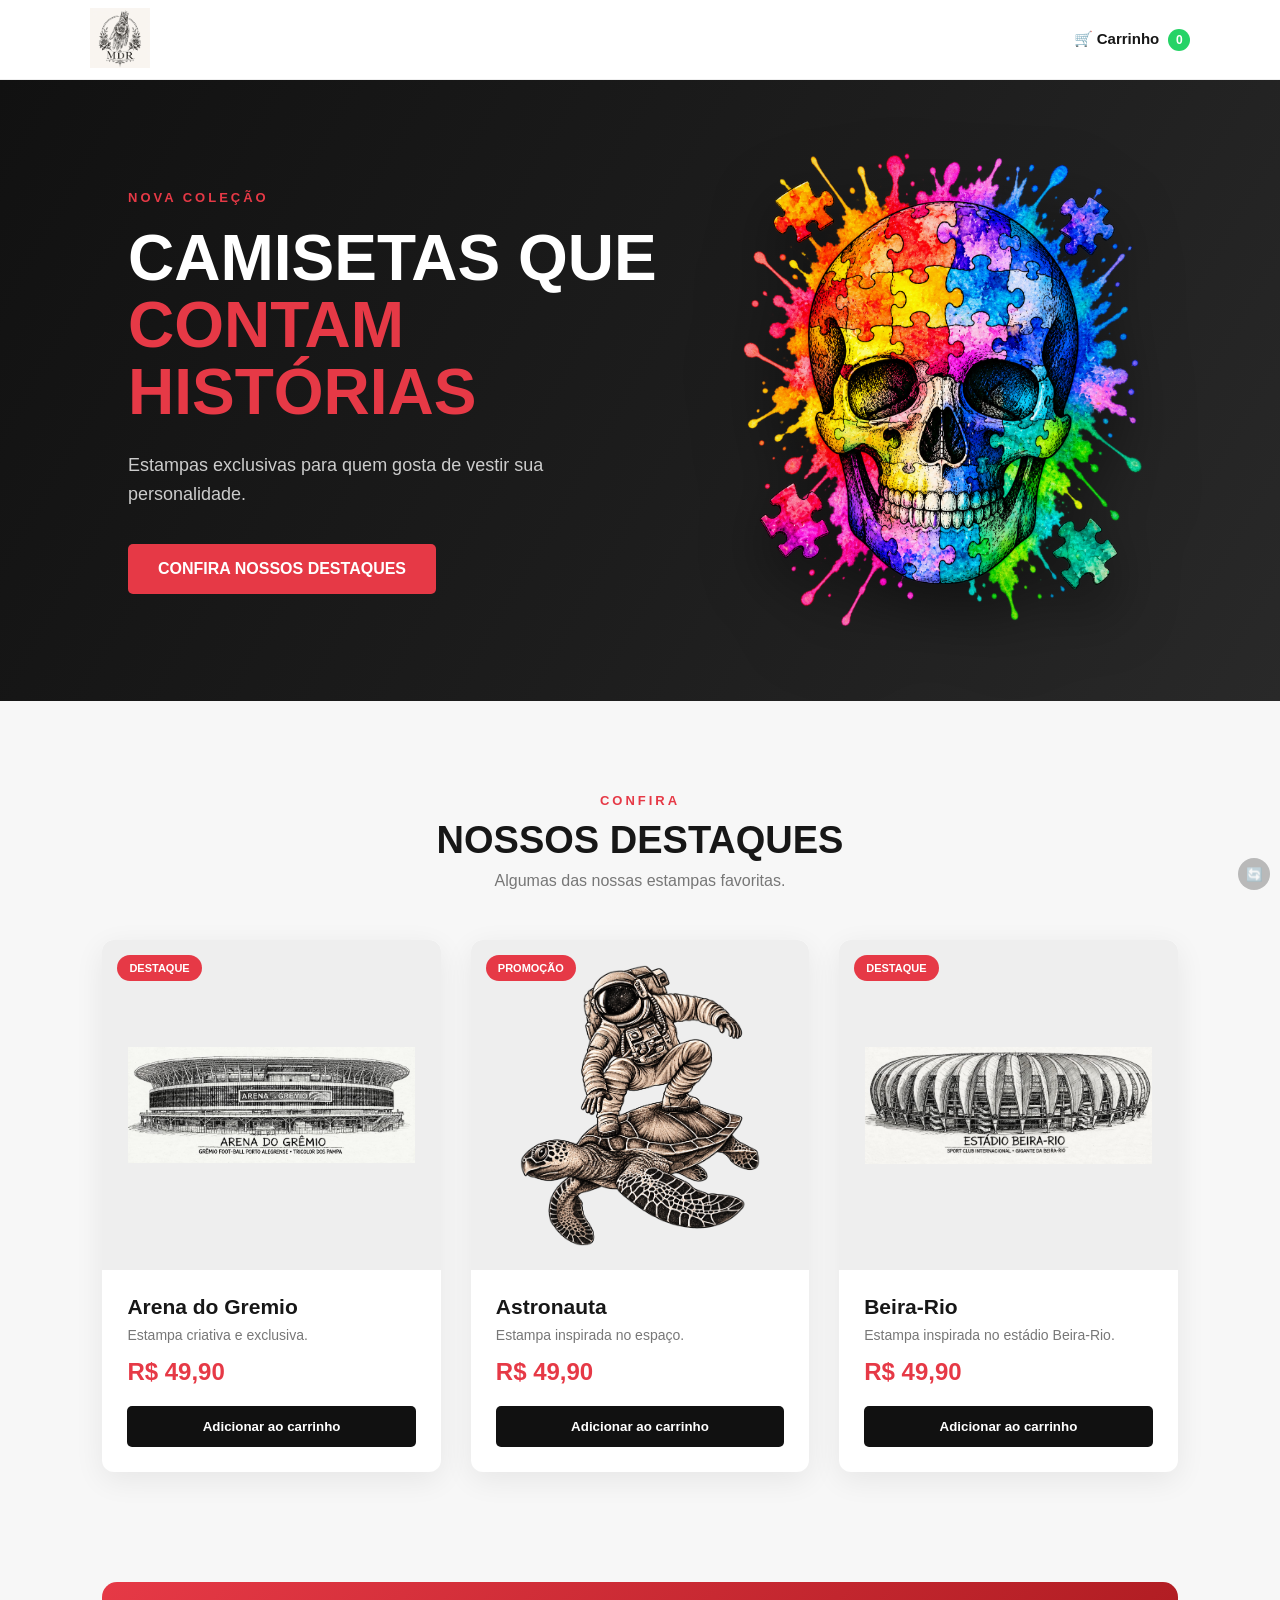
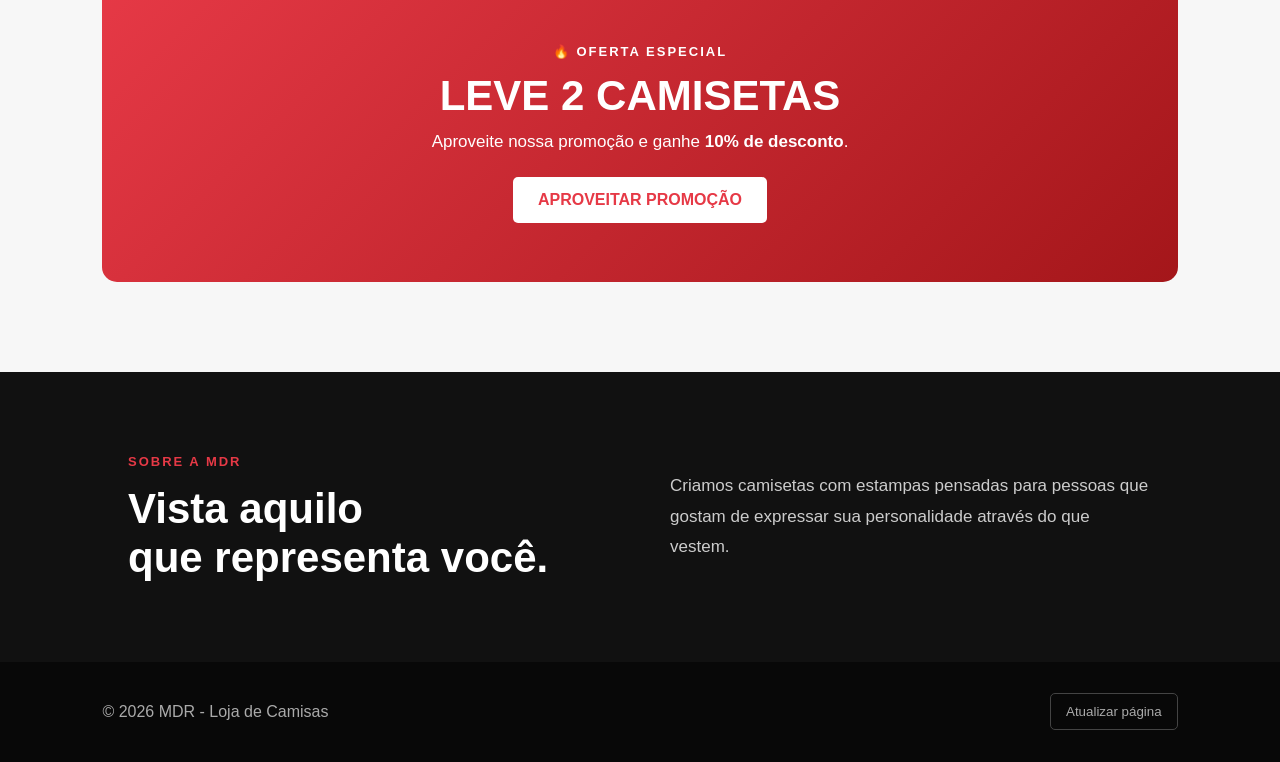
<file: index.html>
<!DOCTYPE html>
<html lang="pt-br">

<head>
    <meta charset="UTF-8">
    <meta name="viewport" content="width=device-width, initial-scale=1.0">

    <link rel="icon" href="./imgs/imgs/logo/possivel logo.png" type="image/png">
    <link rel="stylesheet" href="./css/styleIndex.css">

    <title>MDR - Loja de Camisas</title>
</head>

<body onload="carregar()">

    <!-- MENU -->
    <nav class="navbar">

        <div class="logo">
            <img
                src="./imgs/imgs/logo/possivelLogo2.png"
                alt="Logo da loja"
            >
        </div>

        <ul class="menu">
            

            <li>
                <a href="compras.html">
                    🛒 Carrinho
                    <span id="contadorCarrinho">0</span>
                </a>
            </li>
        </ul>

    </nav>


    <!-- BANNER PRINCIPAL   -->
    <header class="hero">

        <div class="hero-conteudo">

            <span class="hero-tag">
                NOVA COLEÇÃO
            </span>

            <h1>
                CAMISETAS QUE<br>
                <strong>CONTAM HISTÓRIAS</strong>
            </h1>

            <p>
                Estampas exclusivas para quem gosta
                de vestir sua personalidade.
            </p>

            <a href="#destaques" class="btn-hero">
                CONFIRA NOSSOS DESTAQUES
            </a>

        </div>
<!-- IMAGEM DO BANNER 
        <div class="hero-imagem">

            <img
                src="./imgs/imgs/estampas/meduza.png"
                alt="Camiseta A Vida Te Levará"
            >

        </div>    -->

        <div class="hero-imagem">

    <img
        id="imagemBanner"
        src="./imgs/imgs/estampas/meduza.png"
        alt="Camiseta"
    >

    <button
        class="btn-trocar-imagem"
        onclick="trocarImagem()"
        title="Trocar imagem"
    >
        🔄
    </button>

</div>
    </header>


    <!-- DESTAQUES -->
    <main>

        <section class="destaques" id="destaques">

            <div class="titulo-secao">

                <span>CONFIRA</span>

                <h2>
                    NOSSOS DESTAQUES
                </h2>

                <p>
                    Algumas das nossas estampas favoritas.
                </p>

            </div>


            <!-- CARDS -->
            <div class="produtos-grid">


                <!-- PRODUTO 1 -->
                <article class="produto">

                    <div class="produto-imagem">

                        <span class="tag-promocao">
                            DESTAQUE
                        </span>

                        <img
                            src="./imgs/imgs/estampas/a vida te levara.png"
                            alt="Camiseta A Vida Te Levará"
                        >

                    </div>

                    <div class="produto-info">

                        <h3>
                            A Vida Te Levará
                        </h3>

                        <p class="descricao">
                            Camiseta com estampa exclusiva.
                        </p>

                        <p class="preco">
                            R$ 59,90
                        </p>

                        <button
                            class="btn-comprar"
                            type="button"
                            onclick="adicionarCarrinho(1)"
                        >
                            Adicionar ao carrinho
                        </button>

                    </div>

                </article>


                <!-- PRODUTO 2 -->
                <article class="produto">

                    <div class="produto-imagem">

                        <span class="tag-promocao">
                            PROMOÇÃO
                        </span>

                        <img
                            src="./imgs/imgs/estampas/a vida te levara.png"
                            alt="Camiseta Estampa 2"
                        >

                    </div>

                    <div class="produto-info">

                        <h3>
                            Estampa Urbana
                        </h3>

                        <p class="descricao">
                            Design exclusivo e moderno.
                        </p>

                        <p class="preco">
                            R$ 69,90
                        </p>

                        <button
                            class="btn-comprar"
                            type="button"
                            onclick="adicionarCarrinho(2)"
                        >
                            Adicionar ao carrinho
                        </button>

                    </div>

                </article>


                <!-- PRODUTO 3 -->
                <article class="produto">

                    <div class="produto-imagem">

                        <span class="tag-promocao">
                            DESTAQUE
                        </span>

                        <img
                            src="./imgs/imgs/estampas/a vida te levara.png"
                            alt="Camiseta Estampa 3"
                        >

                    </div>

                    <div class="produto-info">

                        <h3>
                            Sua História
                        </h3>

                        <p class="descricao">
                            Uma estampa para marcar momentos.
                        </p>

                        <p class="preco">
                            R$ 59,90
                        </p>

                        <button
                            class="btn-comprar"
                            type="button"
                            onclick="adicionarCarrinho(3)"
                        >
                            Adicionar ao carrinho
                        </button>

                    </div>

                </article>


            </div>

        </section>


        <!-- BANNER DE PROMOÇÃO -->
        <section class="promocao">

            <div class="promocao-conteudo">

                <span>
                    🔥 OFERTA ESPECIAL
                </span>

                <h2>
                    LEVE 2 CAMISETAS
                </h2>

                <p>
                    Aproveite nossa promoção e ganhe
                    <strong>10% de desconto</strong>.
                </p>

                <a href="./estampas.html" class="btn-promocao">
                    APROVEITAR PROMOÇÃO
                </a>

            </div>

        </section>


        <!-- SOBRE -->
        <section class="sobre">

            <div>

                <span>
                    SOBRE A MDR
                </span>

                <h2>
                    Vista aquilo<br>
                    que representa você.
                </h2>

            </div>

            <p>
                Criamos camisetas com estampas pensadas
                para pessoas que gostam de expressar sua
                personalidade através do que vestem.
            </p>

        </section>

    </main>


    <!-- RODAPÉ -->
    <footer>

        <p>
            &copy; 2026 MDR - Loja de Camisas
        </p>

        <button
            class="btn-atualizar"
            onclick="window.location.reload()"
        >
            Atualizar página
        </button>

    </footer>


    <script src="./script/scriptIndex.js"></script>
    

</body>

</html>
</file>
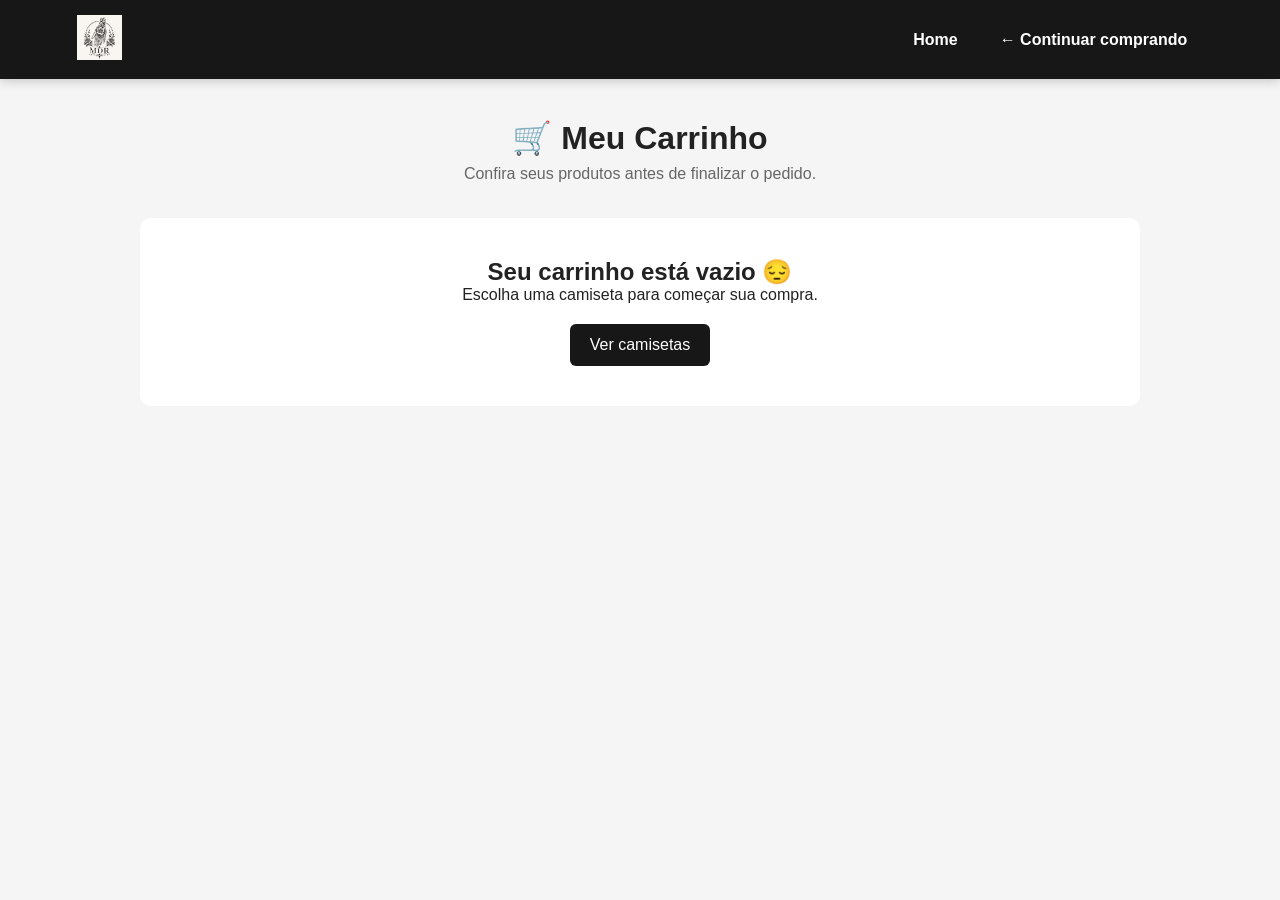
<file: compras.html>
<!DOCTYPE html>
<html lang="pt-BR">

<head>

    <meta charset="UTF-8">
    <link rel="stylesheet" href="./css/style.css">
    <link rel="stylesheet" href="./css/compras.css">
    <meta name="viewport"
        content="width=device-width, initial-scale=1.0"
    >

    <title>Carrinho - Loja de Camisas</title>

    <link rel="icon" href="./imgs/icons/icons/carrinho-de-compras.png" type="image/png">

    
</head>


<body>
<!-- Menu com logo e navegação  -->

<!-- MENU -->
    <nav class="navbar">

        <div class="logo">
            <img src="./imgs/imgs/logo/possivelLogo2.png" alt="Logo da loja">
        </div>

        <ul class="menu">
            <li><a href="index.html">Home</a></li>
           <!-- <li><a href="camisas.html">Camisas</a></li>
            <li><a href="estampas.html">Estampas</a></li>
            <li><a href="contato.html">Contato</a></li>   -->
            <!-- <li><a href="compras.html">🛒 Carrinho</a></li>  -->
             <li>  <a href="estampas.html"> ← Continuar comprando</a>
<!-- <span id="contadorCarrinho"> 0 </span> -->   </li>
        </ul>

    </nav>




    <main class="container">

    <div class="titulo-carrinho">

        <h1>🛒 Meu Carrinho</h1>

        <p>
            Confira seus produtos antes de finalizar o pedido.
        </p>

    </div>

<!-- PRODUTOS -->

    <div id="listaCarrinho"></div>

<!-- RESUMO DO PEDIDO   -->
    <section
            class="resumo"
            id="resumo"
        >

            <h2>
                Resumo do pedido
            </h2>


            <div class="linha-resumo">

                <span>
                    Produtos
                </span>

                <span id="totalProdutos">
                    0
                </span>

            </div>


            <div class="linha-resumo">

                <span>
                    Quantidade de peças
                </span>

                <span id="totalPecas">
                    0
                </span>

            </div>


            <div class="linha-resumo subtotal">

                <span>
                    Subtotal
                </span>

                <span id="subtotal">
                    R$ 0,00
                </span>

            </div>

            <!-- linha resumo com desconto  -->

            <div class="linha-resumo desconto" id="linhaDesconto"style="display: none;">

            <span>
                Desconto (10%)
            </span>

            <span id="desconto">
                - R$ 0,00
            </span>

        </div>

            <!------------------------------------------------------------------------>

            <div class="linha-total">

                <span>
                    Total
                </span>

                <strong id="total">
                    R$ 0,00
                </strong>

            </div>



            <!-- ==================================================
                 FORMULÁRIO DO CLIENTE
            =================================================== -->

            <form id="formPedido">


                <div class="campo">

                    <label for="nome">
                        Nome do cliente
                    </label>

                    <input
                        type="text"
                        id="nome"
                        placeholder="Digite seu nome"
                        required
                    >

                </div>
                <!-- endereço-->
                    <div class="campo-endereco">

                <h3>📍 Endereço de entrega</h3>

                <div class="campo">
                    <label for="cep">CEP</label>
                    <input
                        type="text"
                        id="cep"
                        placeholder="00000-000"
                        maxlength="9"
                        required
                    >
                </div>

                <div class="campo">
                    <label for="endereco">Rua / Avenida</label>
                    <input
                        type="text"
                        id="endereco"
                        placeholder="Digite sua rua ou avenida"
                        required
                    >
                </div>

                <div class="endereco-linha">

                    <div class="campo">
                        <label for="numero">Número</label>
                        <input
                            type="text"
                            id="numero"
                            placeholder="Número"
                            required
                        >
                    </div>

                    <div class="campo">
                        <label for="complemento">Complemento</label>
                        <input
                            type="text"
                            id="complemento"
                            placeholder="Casa, apto..."
                        >
                    </div>

                </div>

                <div class="campo">
                    <label for="bairro">Bairro</label>
                    <input
                        type="text"
                        id="bairro"
                        placeholder="Digite seu bairro"
                        required
                    >
                </div>

                <div class="endereco-linha">

                    <div class="campo">
                        <label for="cidade">Cidade</label>
                        <input
                            type="text"
                            id="cidade"
                            placeholder="Digite sua cidade"
                            required
                        >
                    </div>

                    <div class="campo">
                        <label for="estado">Estado</label>
                        <input
                            type="text"
                            id="estado"
                            placeholder="RS"
                            maxlength="2"
                            required
                        >
                    </div>

                </div>

            </div>

                <!-- ==================================================
                 FORMA DE PAGAMENTO
            =================================================== -->

                <div class="campo">

                    <label for="formaPagamento">
                        Preferência de pagamento
                    </label>


                    <select
                        id="formaPagamento"
                        required
                    >

                        <option value="">
                            Selecione...
                        </option>

                        <option value="PIX">
                            PIX
                        </option>

                        <option value="Dinheiro">
                            Dinheiro
                        </option>

                        <option value="Cartão de Crédito">
                            Cartão de Crédito
                        </option>

                    </select>

                </div>



                <button
                    class="btn-whatsapp"
                    type="submit"
                >
                    📱 Revisar pedido
                </button>


            </form>

        </section>

</main>

<!-- MODAL DE CONFIRMAÇÃO -->

<div id="modalConfirmacao" class="modal-overlay">

    <div class="modal">

        <button
            type="button"
            class="modal-fechar"
            onclick="fecharModal()"
            aria-label="Fechar"
        >
            ×
        </button>

        <div class="modal-cabecalho">

            <div class="modal-icone">
                🛒
            </div>

            <h2>
                Confirmar seu pedido
            </h2>

            <p>
                Confira os dados antes de enviar.
            </p>

        </div>


        <div class="modal-cliente">

            <span>Cliente</span>

            <strong id="confirmacaoNome">
                —
            </strong>

        </div>
        <div class="modal-endereco">

                <span>
                    📍 Endereço de entrega
                </span>

                <strong id="confirmacaoEndereco">
                    —
                </strong>

        </div>


        <div
            id="confirmacaoProdutos"
            class="modal-produtos"
        >
            <!-- Produtos serão inseridos pelo JavaScript -->
        </div>


        <div class="modal-pagamento">

            <span>
                Forma de pagamento
            </span>

            <strong id="confirmacaoPagamento">
                —
            </strong>

        </div>


        <div class="modal-total">

            <span>
                Total do pedido
            </span>

            <strong id="confirmacaoTotal">
                R$ 0,00
            </strong>

        </div>


        <div class="modal-aviso">

            📱 Após confirmar, o pedido será
            enviado para o WhatsApp.

        </div>


        <div class="modal-acoes">

            <button
                type="button"
                class="btn-voltar"
                onclick="fecharModal()"
            >
                ← Voltar
            </button>


            <button
                type="button"
                class="btn-confirmar"
                onclick="confirmarPedido()"
            >
                ✓ Confirmar pedido
            </button>

        </div>

    </div>

</div>


<!-- <script  src="./script.js"></script> -->
<script src="./script/scriptcompras.js"> </script>

</body>

</html>
</file>
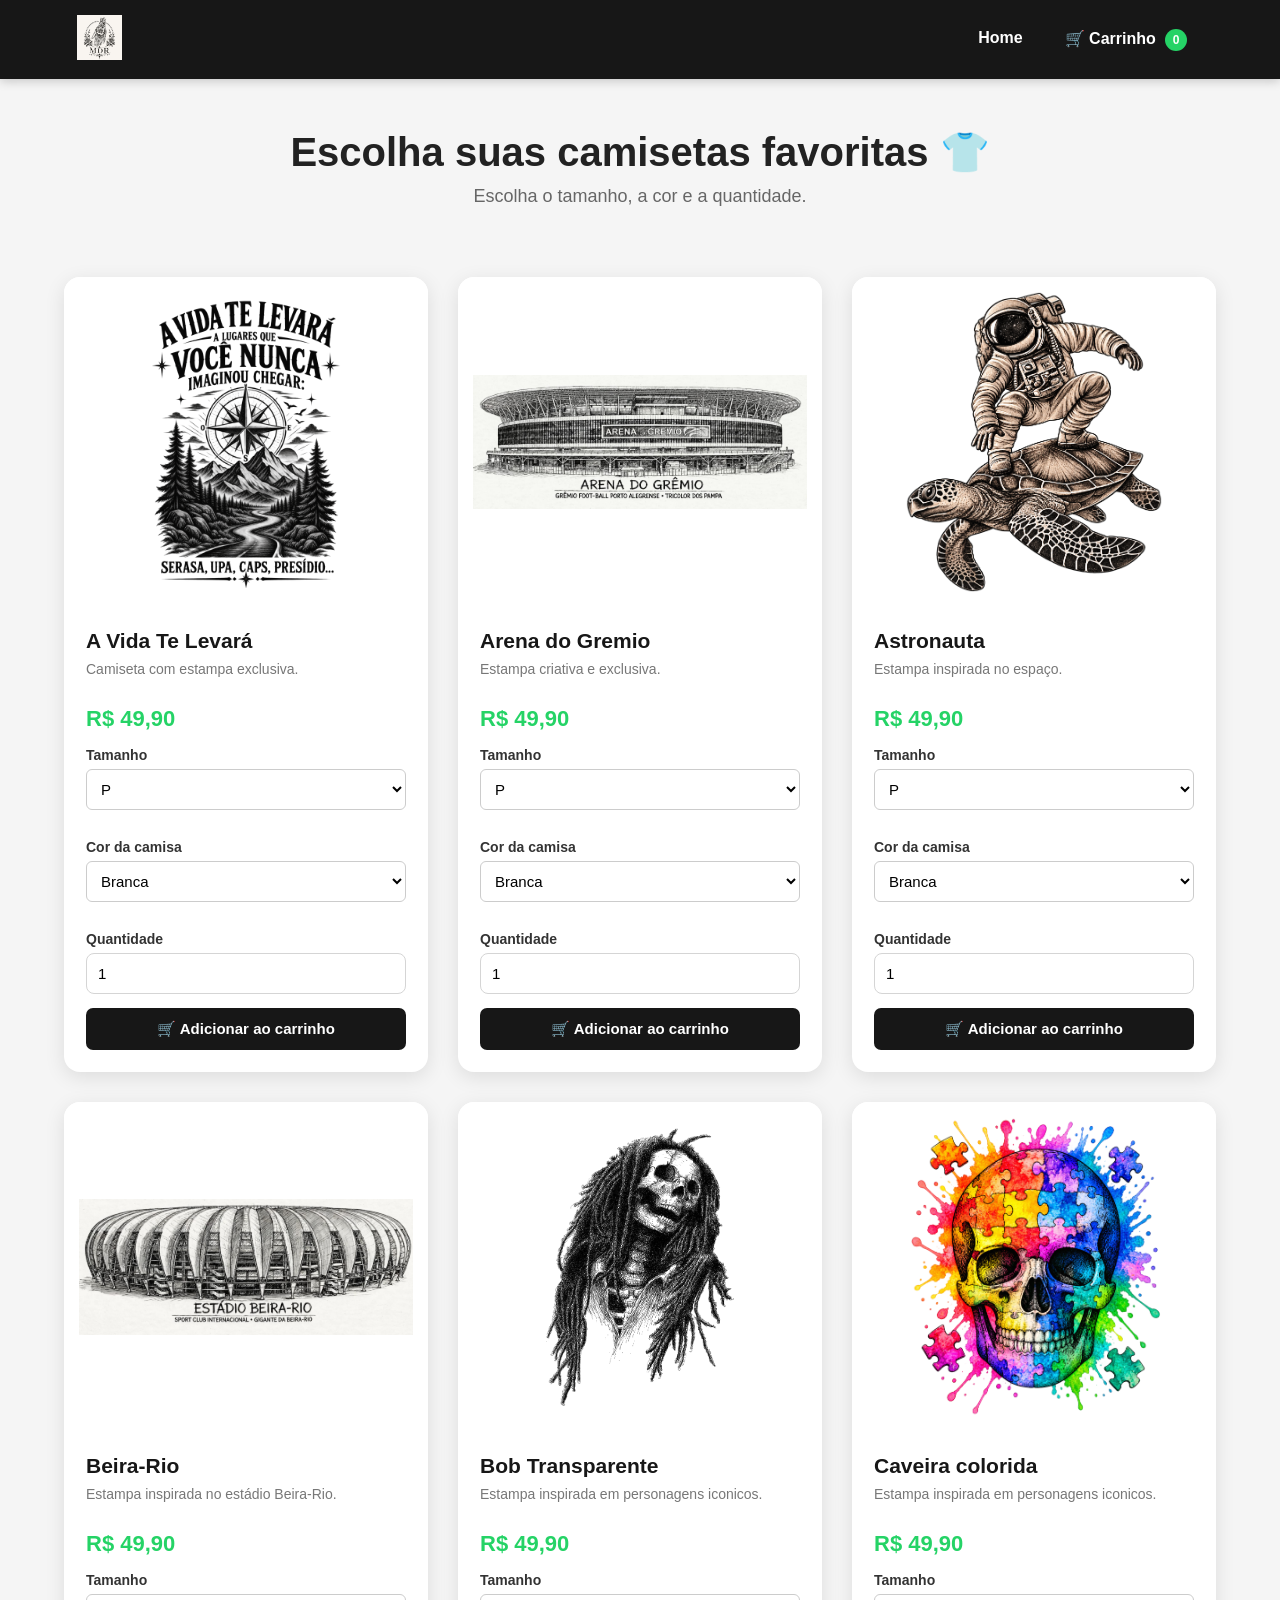
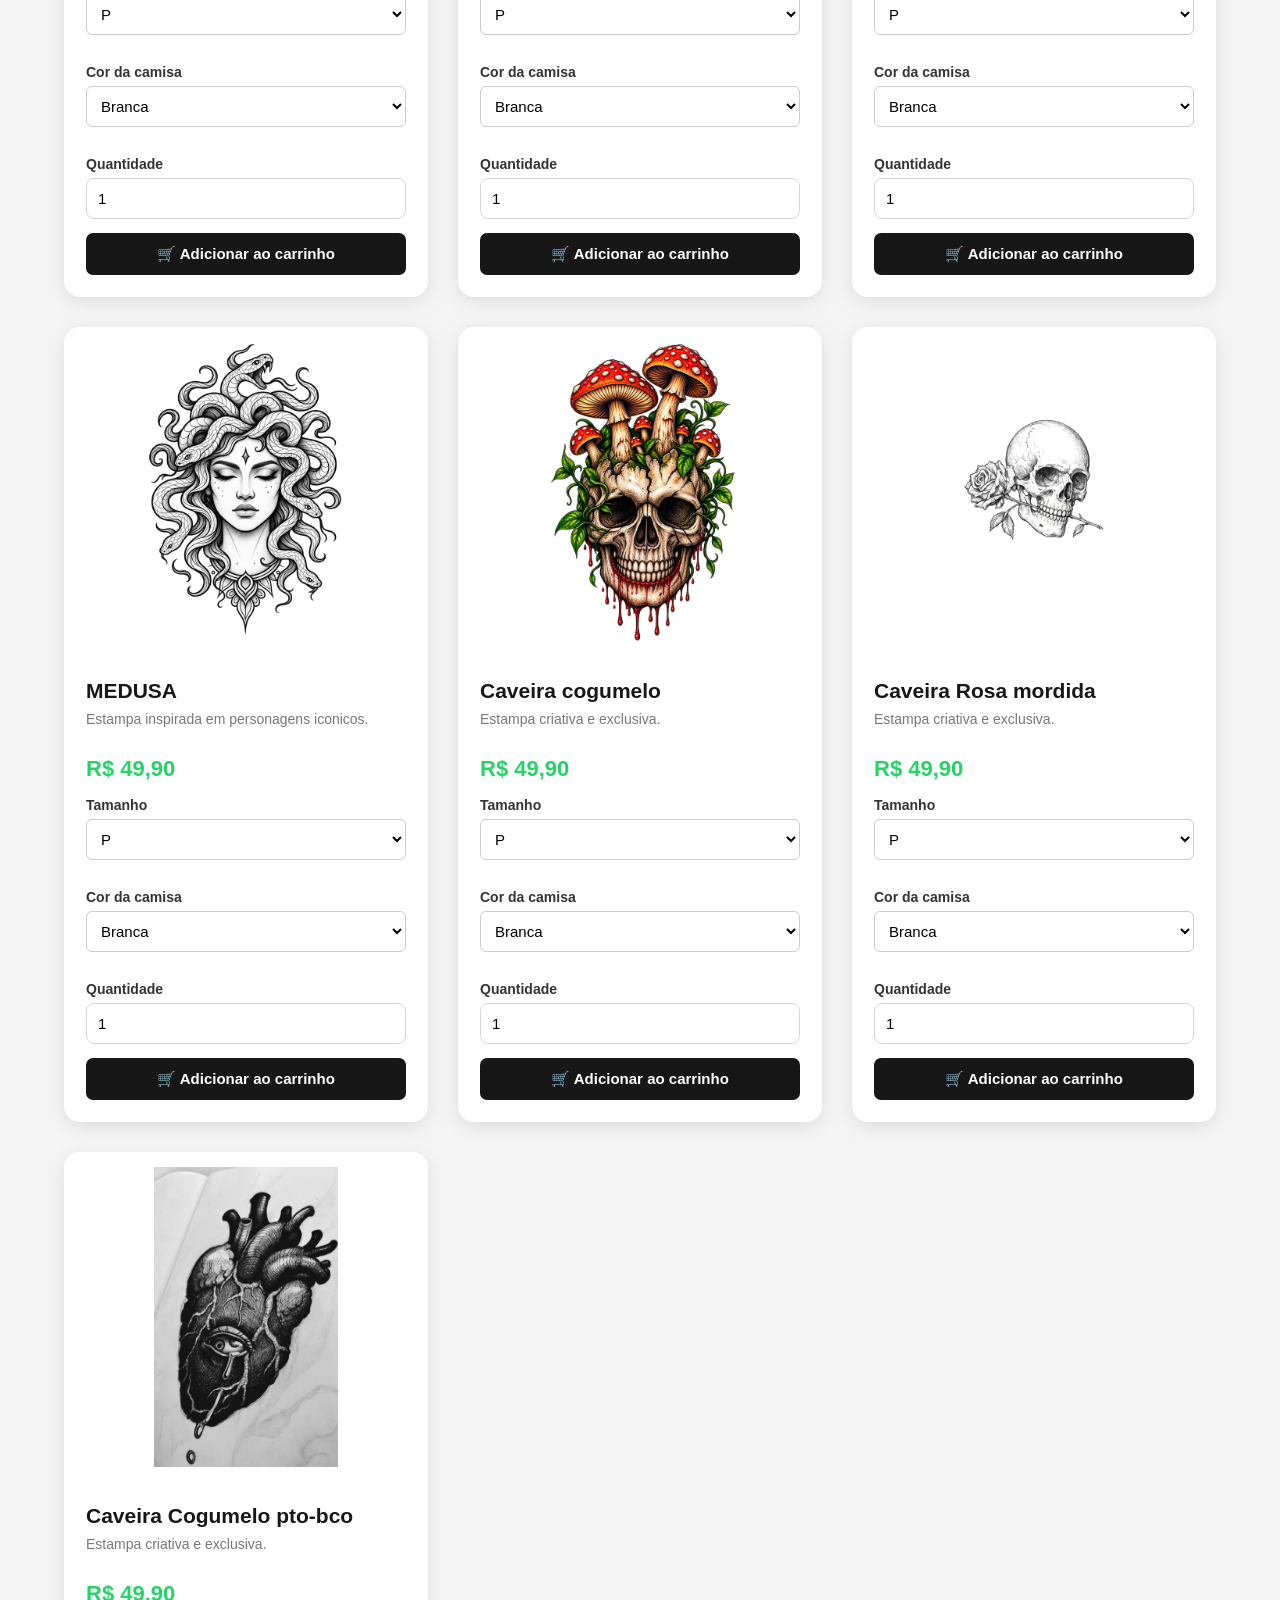
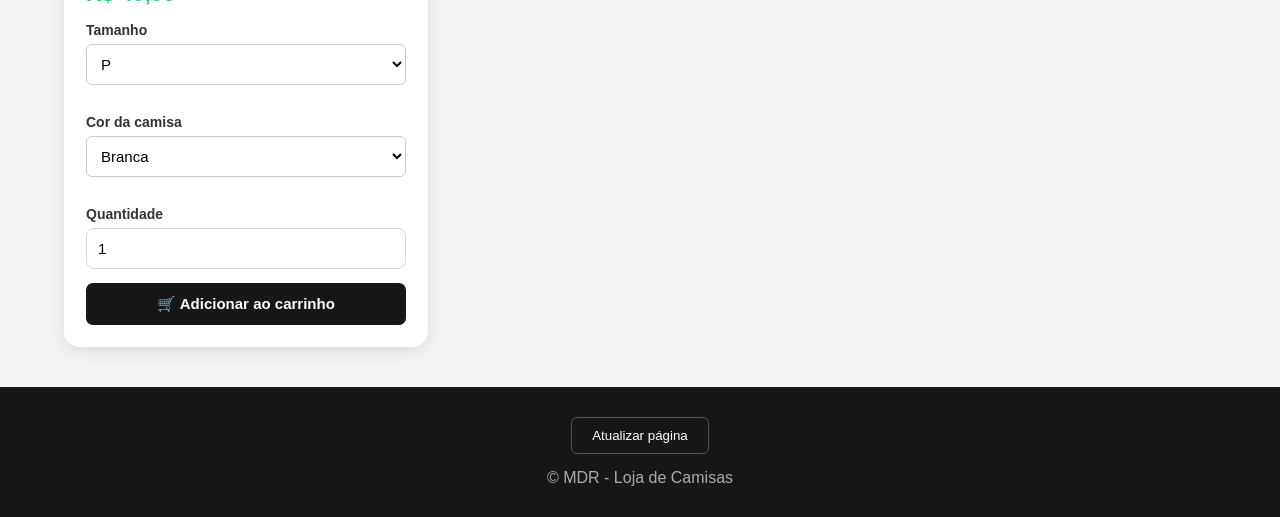
<file: estampas.html>
<!DOCTYPE html>
<html lang="pt-br">

<head>

    <meta charset="UTF-8">

    <meta
        name="viewport"
        content="width=device-width, initial-scale=1.0"
    >

    <link
        rel="icon"
        href="./imgs/imgs/logo/possivel logo.png"
        type="image/png"
    >

    <link
        rel="stylesheet"
        href="./css/style.css"
    >

    <title>Loja de Camisas</title>

    <style>

        #contadorCarrinho {

            background-color: #25D366;
            color: white;

            display: inline-flex;

            align-items: center;
            justify-content: center;

            min-width: 22px;
            height: 22px;

            padding: 0 6px;

            margin-left: 5px;

            border-radius: 50%;

            font-size: 12px;
            font-weight: bold;

        }

    </style>

</head>


<body onload="carregar()">


    <!-- ==================================================
         MENU
    ================================================== -->

    <nav class="navbar">

        <div class="logo">

            <img
                src="./imgs/imgs/logo/possivelLogo2.png"
                alt="Logo da loja"
            >

        </div>


        <ul class="menu">

            <li>
                <a href="index.html">
                    Home
                </a>
            </li>


            <li>

                <a href="compras.html">

                    🛒 Carrinho

                    <span id="contadorCarrinho">
                        0
                    </span>

                </a>

            </li>

        </ul>

    </nav>


    <!-- ==================================================
         CABEÇALHO
    ================================================== -->

    <header class="cabecalho">

        <h1>
            Escolha suas camisetas favoritas 👕
        </h1>

        <p>
            Escolha o tamanho, a cor e a quantidade.
        </p>

    </header>


    <!-- ==================================================
         PRODUTOS
         
         O JavaScript vai preencher este elemento
         automaticamente usando o produtos.json.
    ================================================== -->

    <main
        class="grade"
        id="gradeProdutos"
    >

        <!-- Produtos serão criados pelo JavaScript -->

    </main>


    <!-- ==================================================
         RODAPÉ
    ================================================== -->

    <footer>

        <button
            class="btn-atualizar"
            onclick="window.location.reload()"
        >
            Atualizar página
        </button>


        <p>
            &copy; MDR - Loja de Camisas
        </p>

    </footer>


    <!-- ==================================================
         NOTIFICAÇÃO
    ================================================== -->

    <div
        id="notificacao"
        class="notificacao"
    >

        <span class="notificacao-icone">
            ✓
        </span>


        <div>

            <strong>
                Produto adicionado!
            </strong>


            <p id="mensagemNotificacao">
                A camiseta foi adicionada ao carrinho.
            </p>

        </div>

    </div>


    <!-- ==================================================
         JAVASCRIPT
    ================================================== -->

    <script src="./script/script.js"></script>

</body>

</html>
</file>
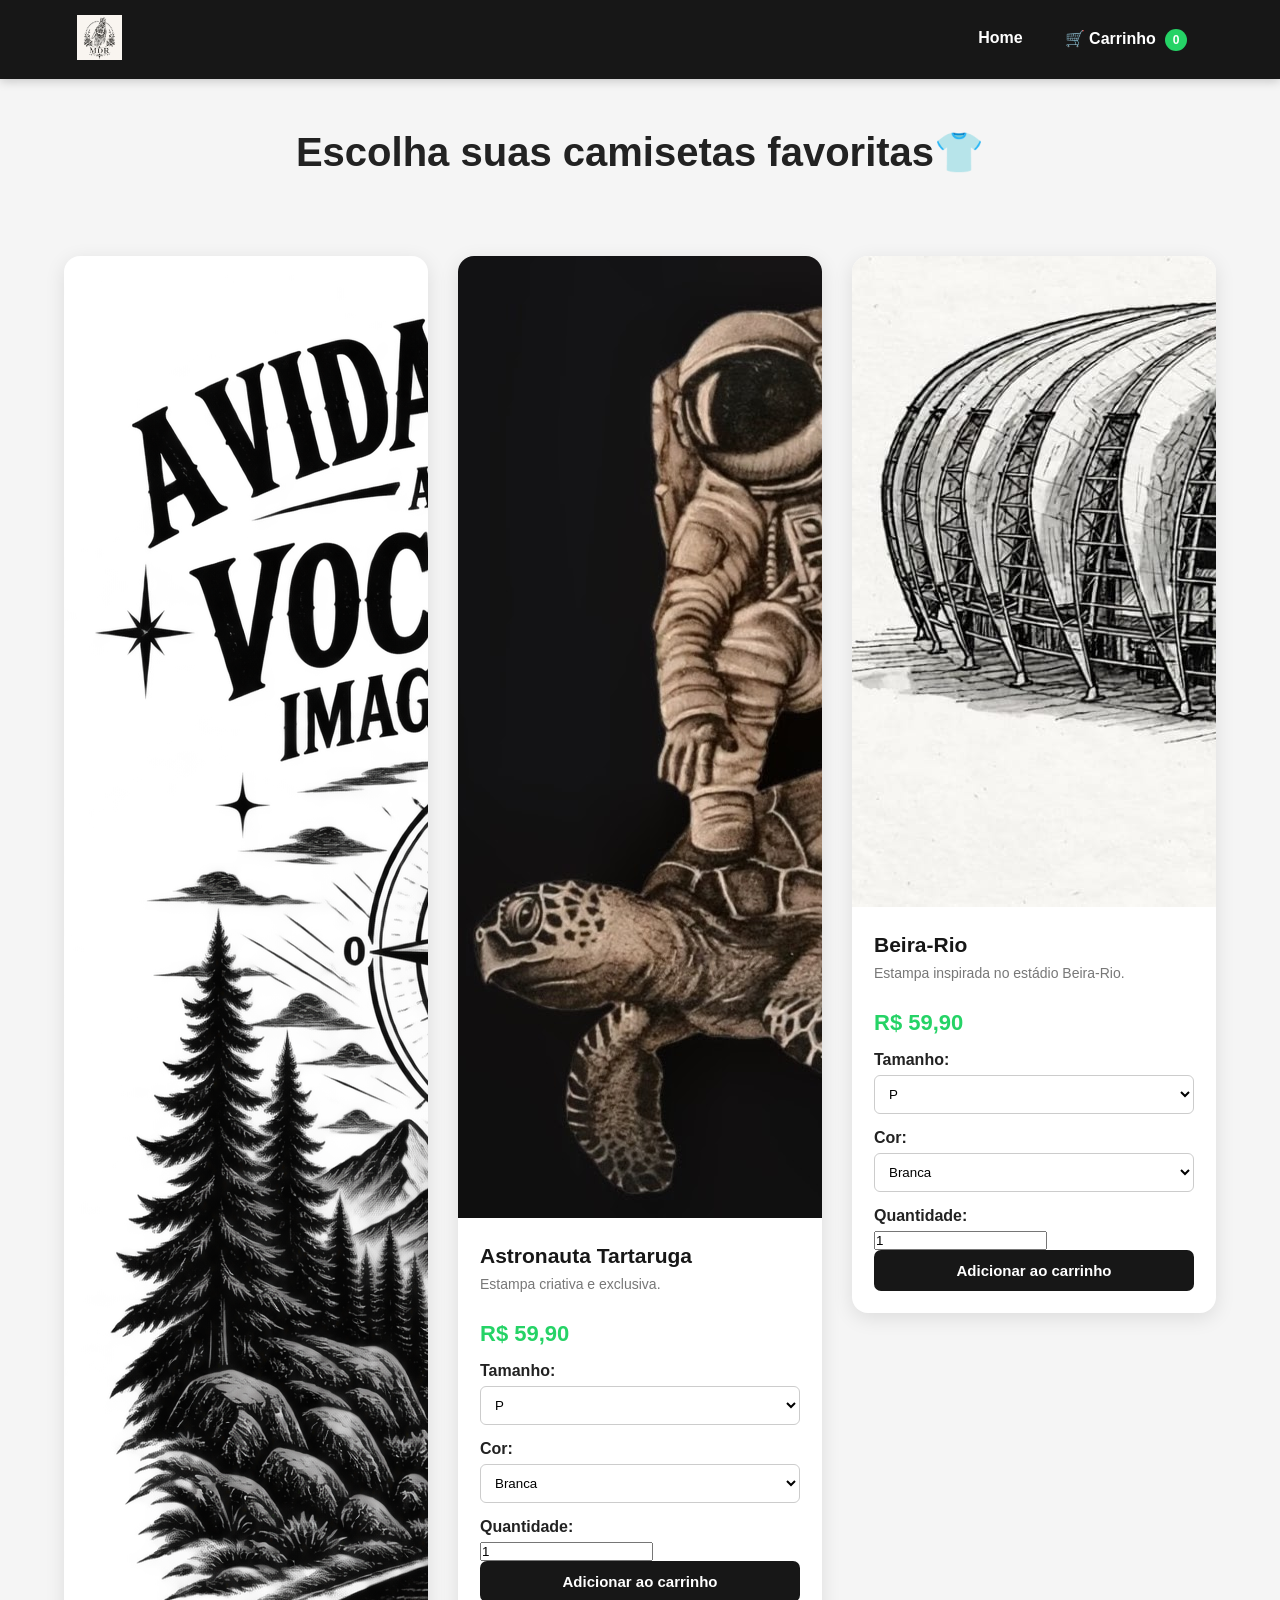
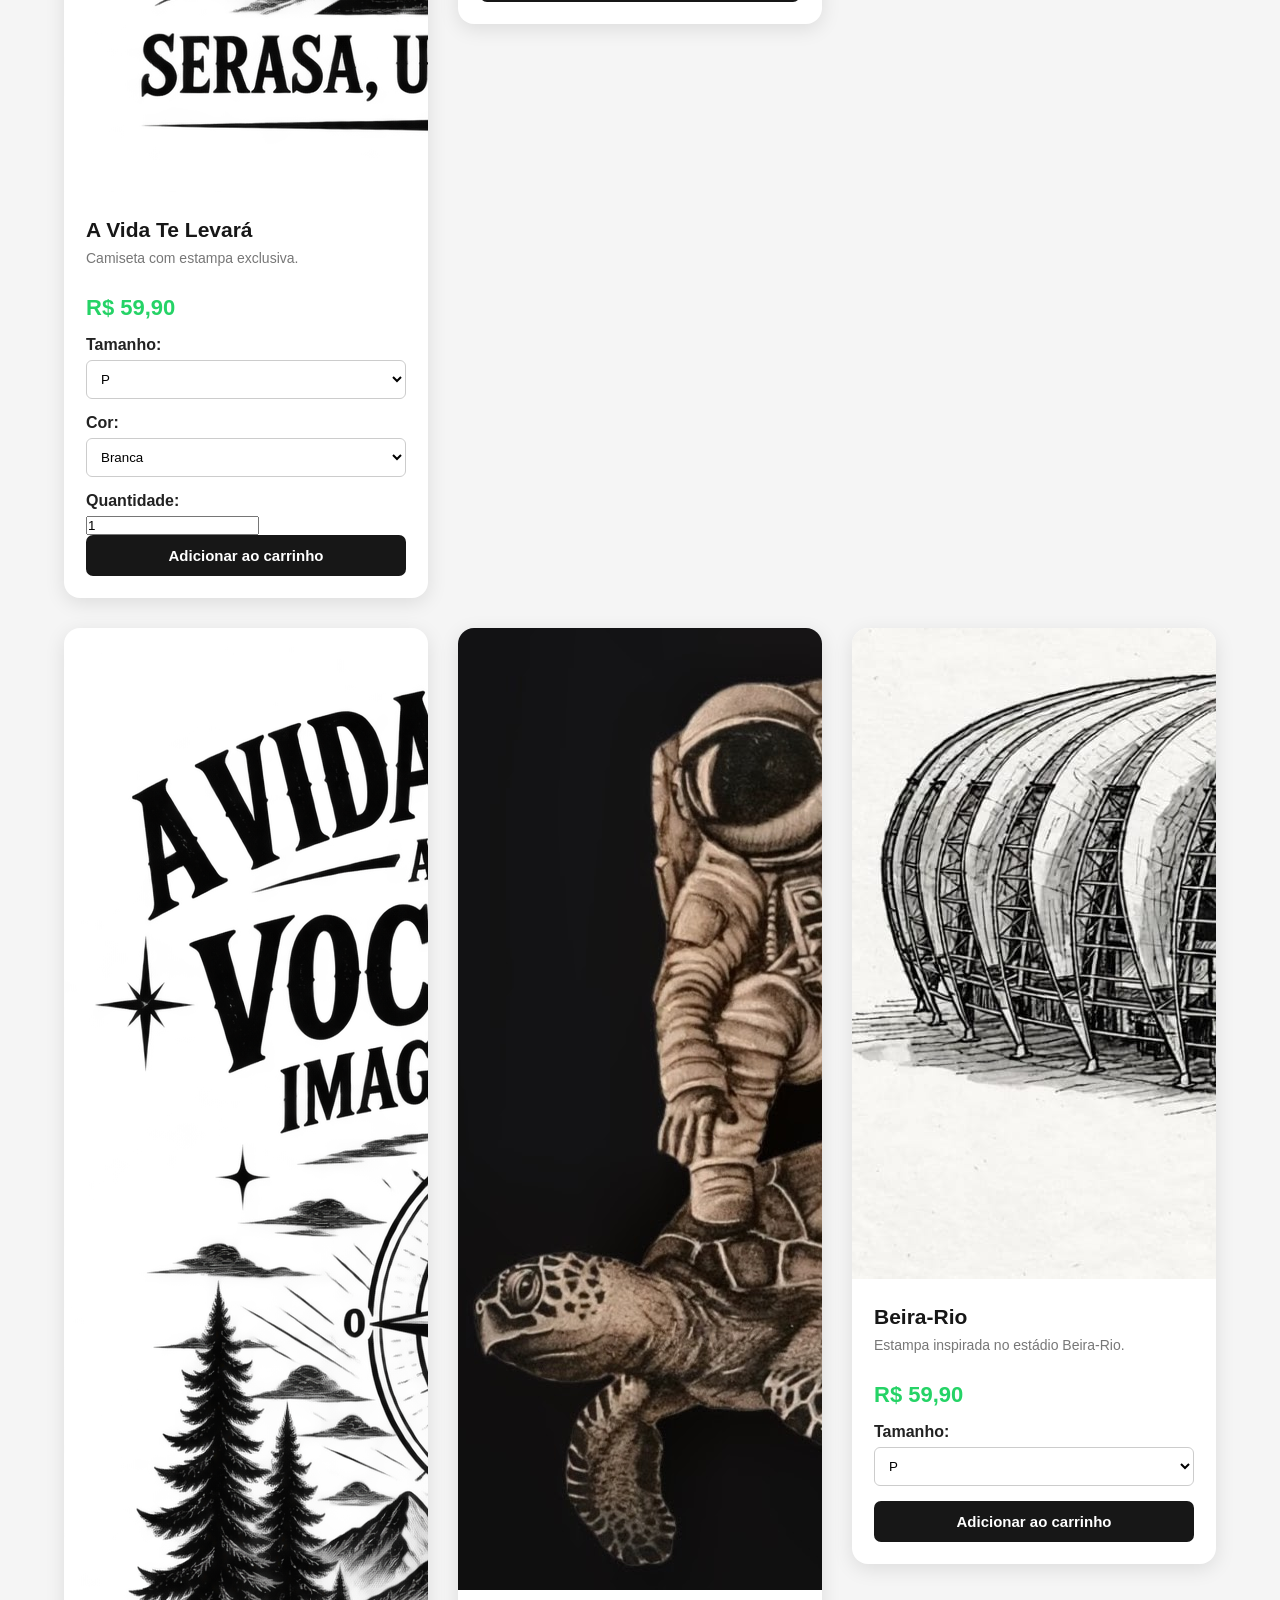
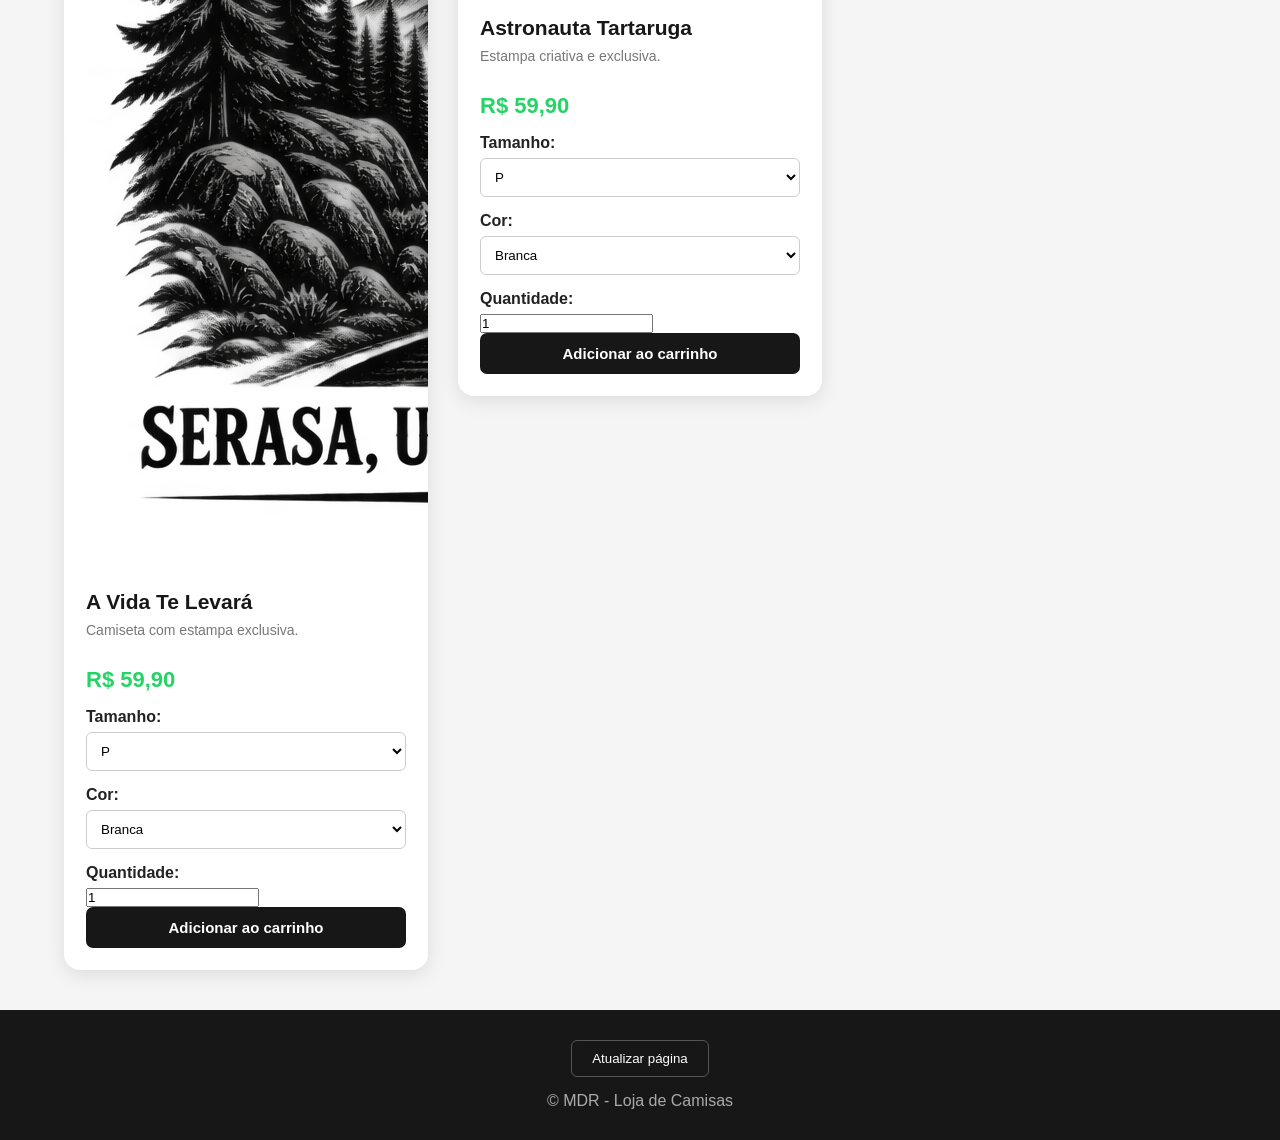
<file: ex-estampas.html>
<!DOCTYPE html>
<html lang="pt-br">

<head>
    <meta charset="UTF-8">
    <meta name="viewport" content="width=device-width, initial-scale=1.0">

    <link rel="icon" href="./imgs/imgs/logo/possivel logo.png" type="image/png">
    <link rel="stylesheet" href="./css/style.css">

    <title>Loja de Camisas</title>
    <style>
        #contadorCarrinho {
    background-color: #25D366;
    color: white;
    display: inline-flex;
    align-items: center;
    justify-content: center;
    min-width: 22px;
    height: 22px;
    padding: 0 6px;
    margin-left: 5px;
    border-radius: 50%;
    font-size: 12px;
    font-weight: bold;
}
    </style>
</head>

<body onload="carregar()">

    <!-- MENU -->
    <nav class="navbar">
        <div class="logo">
            <img src="./imgs/imgs/logo/possivelLogo2.png" alt="Logo da loja">
        </div>

        <ul class="menu">
            <li><a href="index.html">Home</a></li>
           <!-- <li><a href="camisas.html">Camisas</a></li>
            <li><a href="estampas.html">Estampas</a></li>
            <li><a href="contato.html">Contato</a></li>   -->
            <!-- <li><a href="compras.html">🛒 Carrinho</a></li>  -->
             <li><a href="compras.html"> 🛒 Carrinho  <span id="contadorCarrinho"> 0</span> </a></li>
        </ul>

    </nav>


    <!-- CABEÇALHO -->
    <header class="cabecalho">
        
        <h1>Escolha suas camisetas favoritas👕</h1>
    </header>

<!-- Fim da area para selecionar o nome do cliente
     NOME DO CLIENTE
     <section class="cliente">

        <h2>Antes de começar</h2>

        <p>Digite seu nome:</p>

        <form action="index.html" method="post">

            <input
                type="text"
                id="username"
                name="username"
                placeholder="Digite seu nome"
                required
            >

            <button type="submit">
                Continuar
            </button>

        </form>

    </section>
                 fim da area para selecionar nome cliente       -->

    <!-- PRODUTOS -->
    <main class="grade">
        <!-- CAMISA 1 -->
        <article class="produto">
            <img
                src="./imgs/imgs/estampas/a vida te levara.png"
                alt="Camiseta A Vida Te Levará"
            >

            <div class="produto-info">

                <h2>A Vida Te Levará</h2>

                <p class="descricao">
                    Camiseta com estampa exclusiva.
                </p>

                <p class="preco">
                    R$ 59,90
                </p>

                <label for="tamanho1">
                    Tamanho:
                </label>

                <select id="tamanho1" name="tamanho1">

                    <option value="P">P</option>
                    <option value="M">M</option>
                    <option value="G">G</option>

                </select>
                <!-- selecionar a cor da camisa-->
                <label for="cor1">
                    Cor:
                </label>

                <select id="cor1" name="cor1">

                    <option value="Branca">Branca</option>
                    <option value="Preta">Preta</option>
                    <option value="Azul">Azul</option>

                </select>
                <!-- quantidade -->
                <label for="quantidade1">
                    Quantidade:
                </label>

                <input
                    type="number"
                    id="quantidade1"
                    name="quantidade1"
                    min="1"
                    value="1"
                >

                <button
                    class="btn-comprar"
                    type="button"
                    onclick="adicionarCarrinho(1)"
                >
                    Adicionar ao carrinho
                </button>

            </div>

        </article>


        <!-- CAMISA 2 -->
        <article class="produto">

            <img
                src="./imgs/imgs/estampas/astronauta.tartaruga.jpeg"
                alt="Camiseta Astronauta Tartaruga"
            >

            <div class="produto-info">

                <h2>Astronauta Tartaruga</h2>

                <p class="descricao">
                    Estampa criativa e exclusiva.
                </p>

                <p class="preco">
                    R$ 59,90
                </p>

                <label for="tamanho2">
                    Tamanho:
                </label>

                <select id="tamanho2" name="tamanho2">

                    <option value="P">P</option>
                    <option value="M">M</option>
                    <option value="G">G</option>

                </select>
                <!-- selecionar a cor da camisa-->
                <label for="cor2">
                    Cor:
                </label>

                <select id="cor2" name="cor2">

                    <option value="Branca">Branca</option>
                    <option value="Preta">Preta</option>
                    <option value="Azul">Azul</option>

                </select>
                <!-- quantidade -->
                <label for="quantidade2">
                    Quantidade:
                </label>

                <input
                    type="number"
                    id="quantidade2"
                    name="quantidade2"
                    min="1"
                    value="1"
                >

                <button
                    class="btn-comprar"
                    type="button"
                    onclick="adicionarCarrinho(2)"
                >
                    Adicionar ao carrinho
                </button>

            </div>

        </article>


        <!-- CAMISA 3 -->
        <article class="produto">

            <img
                src="./imgs/imgs/estampas/beirario.jpeg"
                alt="Camiseta Beira-Rio"
            >

            <div class="produto-info">

                <h2>Beira-Rio</h2>

                <p class="descricao">
                    Estampa inspirada no estádio Beira-Rio.
                </p>

                <p class="preco">
                    R$ 59,90
                </p>

                <label for="tamanho3">
                    Tamanho:
                </label>

                <select id="tamanho3" name="tamanho3">

                    <option value="P">P</option>
                    <option value="M">M</option>
                    <option value="G">G</option>

                </select>

                <!-- selecionar a cor da camisa-->
                <label for="cor3">
                    Cor:
                </label>

                <select id="cor3" name="cor3">

                    <option value="Branca">Branca</option>
                    <option value="Preta">Preta</option>
                    <option value="Azul">Azul</option>

                </select>

                <!-- quantidade -->
                <label for="quantidade3">
                    Quantidade:
                </label>

                <input
                    type="number"
                    id="quantidade3"
                    name="quantidade3"
                    min="1"
                    value="1"
                >


                <button
                    class="btn-comprar"
                    type="button"
                    onclick="adicionarCarrinho(3)"
                >
                    Adicionar ao carrinho
                </button>

            </div>

        </article>


        <!-- CAMISA 4 -->
        <article class="produto">

            <img
                src="./imgs/imgs/estampas/a vida te levara.png"
                alt="Camiseta A Vida Te Levará"
            >

            <div class="produto-info">

                <h2>A Vida Te Levará</h2>

                <p class="descricao">
                    Camiseta com estampa exclusiva.
                </p>

                <p class="preco">
                    R$ 59,90
                </p>

                <label for="tamanho4">
                    Tamanho:
                </label>

                <select id="tamanho4" name="tamanho4">

                    <option value="P">P</option>
                    <option value="M">M</option>
                    <option value="G">G</option>

                </select>

                <!-- selecionar a cor da camisa-->
                <label for="cor4">
                    Cor:
                </label>

                <select id="cor4" name="cor4">

                    <option value="Branca">Branca</option>
                    <option value="Preta">Preta</option>
                    <option value="Azul">Azul</option>

                </select>

                <!-- quantidade -->
                <label for="quantidade4">
                    Quantidade:
                </label>

                <input
                    type="number"
                    id="quantidade4"
                    name="quantidade4"
                    min="1"
                    value="1"
                >

                <button
                    class="btn-comprar"
                    type="button"
                    onclick="adicionarCarrinho(4)"
                >
                    Adicionar ao carrinho
                </button>

            </div>

        </article>


        <!-- CAMISA 5 -->
        <article class="produto">

            <img
                src="./imgs/imgs/estampas/astronauta.tartaruga.jpeg"
                alt="Camiseta Astronauta Tartaruga"
            >

            <div class="produto-info">

                <h2>Astronauta Tartaruga</h2>

                <p class="descricao">
                    Estampa criativa e exclusiva.
                </p>

                <p class="preco">
                    R$ 59,90
                </p>

                <label for="tamanho5">
                    Tamanho:
                </label>

                <select id="tamanho5" name="tamanho5">

                    <option value="P">P</option>
                    <option value="M">M</option>
                    <option value="G">G</option>

                </select>

                <!-- selecionar a cor da camisa-->
                <label for="cor5">
                    Cor:
                </label>

                <select id="cor5" name="cor5">

                    <option value="Branca">Branca</option>
                    <option value="Preta">Preta</option>
                    <option value="Azul">Azul</option>

                </select>

                <!-- quantidade -->
                <label for="quantidade5">
                    Quantidade:
                </label>

                <input
                    type="number"
                    id="quantidade5"
                    name="quantidade5"
                    min="1"
                    value="1"
                >

                <button
                    class="btn-comprar"
                    type="button"
                    onclick="adicionarCarrinho(5)"
                >
                    Adicionar ao carrinho
                </button>

            </div>

        </article>


        <!-- CAMISA 6 -->
        <article class="produto">

            <img
                src="./imgs/imgs/estampas/beirario.jpeg"
                alt="Camiseta Beira-Rio"
            >

            <div class="produto-info">

                <h2>Beira-Rio</h2>

                <p class="descricao">
                    Estampa inspirada no estádio Beira-Rio.
                </p>

                <p class="preco">
                    R$ 59,90
                </p>

                <label for="tamanho6">
                    Tamanho:
                </label>

                <select id="tamanho6" name="tamanho6">

                    <option value="P">P</option>
                    <option value="M">M</option>
                    <option value="G">G</option>

                </select>

                <button
                    class="btn-comprar"
                    type="button"
                    onclick="adicionarCarrinho(6)"
                >
                    Adicionar ao carrinho
                </button>

            </div>

        </article>


    </main>


    <!-- RODAPÉ -->
    <footer>

        <button
            class="btn-atualizar"
            onclick="window.location.reload()"
        >
            Atualizar página
        </button>

        <p>
            &copy; MDR - Loja de Camisas
        </p>

    </footer>

<!-- notificação de compra-->
    <div id="notificacao" class="notificacao">

    <span class="notificacao-icone">✓</span>

    <div>
        <strong>Produto adicionado!</strong>

        <p id="mensagemNotificacao">
            A camiseta foi adicionada ao carrinho.
        </p>
    </div>

</div>

    <script src="./script/script.js"></script>

</body>

</html>
</file>
<file: css/styleIndex.css>
/* ========================================
   CONFIGURAÇÕES GERAIS
======================================== */

* {
    margin: 0;
    padding: 0;
    box-sizing: border-box;
}

html {
    scroll-behavior: smooth;
}

body {
    font-family: Arial, Helvetica, sans-serif;
    background-color: #f7f7f7;
    color: #171717;
}

a {
    text-decoration: none;
    color: inherit;
}

button {
    font-family: inherit;
}


/* ========================================
   MENU
======================================== */

.navbar {
    width: 100%;
    height: 80px;

    display: flex;
    align-items: center;
    justify-content: space-between;

    padding: 0 7%;

    background-color: #ffffff;

    border-bottom: 1px solid #eeeeee;

    position: sticky;
    top: 0;
    z-index: 1000;
}

.logo img {
    max-width: 130px;
    max-height: 60px;

    display: block-inline;
}

.menu {
    display: flex;
    align-items: center;

    list-style: none;

    gap: 30px;
}

.menu a {
    font-size: 15px;
    font-weight: bold;

    transition: 0.3s;
}

.menu a:hover {
    color: #e63946;
}


/* ========================================
   CONTADOR DO CARRINHO
======================================== */

#contadorCarrinho {
    background-color: #25D366;

    color: white;

    display: inline-flex;

    align-items: center;
    justify-content: center;

    min-width: 22px;
    height: 22px;

    padding: 0 6px;

    margin-left: 5px;

    border-radius: 50%;

    font-size: 12px;
    font-weight: bold;
}


/* ========================================
   HERO / BANNER
======================================== */

.hero {
    min-height: 580px;

    display: flex;
    align-items: center;
    justify-content: space-between;

    padding: 70px 10%;

    background:
        linear-gradient(
            120deg,
            #111111 0%,
            #1d1d1d 55%,
            #292929 100%
        );

    color: white;

    overflow: hidden;
}

.hero-conteudo {
    max-width: 600px;
}

.hero-tag {
    display: inline-block;

    margin-bottom: 20px;

    color: #e63946;

    font-size: 13px;
    font-weight: bold;
    letter-spacing: 3px;
}

.hero h1 {
    font-size: clamp(40px, 5vw, 70px);

    line-height: 1.05;

    margin-bottom: 25px;
}

.hero h1 strong {
    color: #e63946;
}

.hero p {
    max-width: 500px;

    margin-bottom: 35px;

    color: #cccccc;

    font-size: 18px;
    line-height: 1.6;
}

.btn-hero {
    display: inline-block;

    padding: 16px 30px;

    background-color: #e63946;

    color: white;

    border-radius: 5px;

    font-weight: bold;

    transition: 0.3s;
}

.btn-hero:hover {
    background-color: #ff4d5a;

    transform: translateY(-3px);
}

.hero-imagem {
    width: 42%;

    display: flex;
    justify-content: center;
    align-items: center;
}

.hero-imagem img {
    width: 100%;
    max-width: 450px;

    filter: drop-shadow(
        0 25px 30px rgba(0, 0, 0, 0.5)
    );

    transition: 0.5s;
}

.hero-imagem img:hover {
    transform: rotate(-3deg) scale(1.04);
}


/* ========================================
   DESTAQUES
======================================== */

.destaques {
    padding: 90px 8%;
}

.titulo-secao {
    text-align: center;

    margin-bottom: 50px;
}

.titulo-secao span {
    color: #e63946;

    font-size: 13px;
    font-weight: bold;

    letter-spacing: 3px;
}

.titulo-secao h2 {
    margin: 10px 0;

    font-size: 38px;
}

.titulo-secao p {
    color: #777777;

    font-size: 16px;
}


/* ========================================
   GRID DE PRODUTOS
======================================== */

.produtos-grid {
    display: grid;

    grid-template-columns:
        repeat(3, 1fr);

    gap: 30px;

    max-width: 1200px;

    margin: auto;
}


/* ========================================
   CARD DO PRODUTO
======================================== */

.produto {
    background-color: white;

    border-radius: 12px;

    overflow: hidden;

    box-shadow:
        0 8px 30px rgba(0, 0, 0, 0.07);

    transition: 0.3s;
}

.produto:hover {
    transform: translateY(-8px);

    box-shadow:
        0 15px 40px rgba(0, 0, 0, 0.12);
}


/* ========================================
   IMAGEM DO PRODUTO
======================================== */

.produto-imagem {
    height: 330px;

    background-color: #eeeeee;

    position: relative;

    display: flex;

    align-items: center;
    justify-content: center;

    overflow: hidden;
}

.produto-imagem img {
    width: 85%;
    height: 85%;

    object-fit: contain;

    transition: 0.4s;
}

.produto:hover .produto-imagem img {
    transform: scale(1.07);
}


/* ========================================
   TAG
======================================== */

.tag-promocao {
    position: absolute;

    top: 15px;
    left: 15px;

    padding: 7px 12px;

    background-color: #e63946;

    color: white;

    border-radius: 20px;

    font-size: 11px;
    font-weight: bold;

    z-index: 2;
}


/* ========================================
   INFORMAÇÕES DO PRODUTO
======================================== */

.produto-info {
    padding: 25px;
}

.produto-info h3 {
    font-size: 21px;

    margin-bottom: 8px;
}

.descricao {
    color: #777777;

    font-size: 14px;

    margin-bottom: 15px;
}

.preco {
    color: #e63946;

    font-size: 24px;

    font-weight: bold;

    margin-bottom: 20px;
}


/* ========================================
   BOTÃO COMPRAR
======================================== */

.btn-comprar {
    width: 100%;

    padding: 13px;

    border: none;

    border-radius: 5px;

    background-color: #111111;

    color: white;

    font-weight: bold;

    cursor: pointer;

    transition: 0.3s;
}

.btn-comprar:hover {
    background-color: #e63946;
}


/* ========================================
   PROMOÇÃO
======================================== */

.promocao {
    margin: 20px 8% 90px;

    min-height: 300px;

    display: flex;

    align-items: center;
    justify-content: center;

    text-align: center;

    border-radius: 15px;

    background:
        linear-gradient(
            135deg,
            #e63946,
            #a4161a
        );

    color: white;
}

.promocao-conteudo span {
    font-size: 13px;

    font-weight: bold;

    letter-spacing: 2px;
}

.promocao h2 {
    font-size: 42px;

    margin: 12px 0;
}

.promocao p {
    font-size: 17px;

    margin-bottom: 25px;
}

.btn-promocao {
    display: inline-block;

    padding: 14px 25px;

    background-color: white;

    color: #e63946;

    border-radius: 5px;

    font-weight: bold;

    transition: 0.3s;
}

.btn-promocao:hover {
    background-color: #111111;

    color: white;
}


/* ========================================
   SOBRE
======================================== */

.sobre {
    padding: 80px 10%;

    background-color: #111111;

    color: white;

    display: grid;

    grid-template-columns: 1fr 1fr;

    gap: 60px;

    align-items: center;
}

.sobre span {
    color: #e63946;

    font-size: 13px;

    font-weight: bold;

    letter-spacing: 2px;
}

.sobre h2 {
    margin-top: 15px;

    font-size: 42px;

    line-height: 1.15;
}

.sobre p {
    color: #cccccc;

    font-size: 17px;

    line-height: 1.8;
}


/* ========================================
   RODAPÉ
======================================== */

footer {
    min-height: 100px;

    display: flex;

    align-items: center;
    justify-content: space-between;

    padding: 25px 8%;

    background-color: #080808;

    color: #aaaaaa;
}

.btn-atualizar {
    padding: 10px 15px;

    border: 1px solid #444444;

    border-radius: 5px;

    background-color: transparent;

    color: #aaaaaa;

    cursor: pointer;

    transition: 0.3s;
}

.btn-atualizar:hover {
    border-color: #e63946;

    color: #e63946;
}


/* ========================================
   RESPONSIVIDADE
======================================== */

@media (max-width: 900px) {

    .navbar {
        padding: 0 5%;
    }

    .hero {
        padding: 60px 7%;

        flex-direction: column;

        text-align: center;
    }

    .hero-conteudo {
        max-width: 700px;
    }

    .hero p {
        margin-left: auto;
        margin-right: auto;
    }

    .hero-imagem {
        width: 70%;

        margin-top: 40px;
    }

    .produtos-grid {
        grid-template-columns:
            repeat(2, 1fr);
    }

    .sobre {
        grid-template-columns: 1fr;

        text-align: center;
    }

}


@media (max-width: 600px) {

    .navbar {
        height: auto;

        padding: 15px 5%;

        flex-direction: column;

        gap: 15px;
    }

    .menu {
        gap: 20px;
    }

    .hero {
        padding: 50px 5%;
    }

    .hero h1 {
        font-size: 38px;
    }

    .hero p {
        font-size: 16px;
    }

    .hero-imagem {
        width: 90%;
    }

    .destaques {
        padding: 60px 5%;
    }

    .titulo-secao h2 {
        font-size: 30px;
    }

    .produtos-grid {
        grid-template-columns: 1fr;
    }

    .produto-imagem {
        height: 350px;
    }

    .promocao {
        margin: 10px 5% 60px;

        padding: 40px 20px;
    }

    .promocao h2 {
        font-size: 30px;
    }

    .sobre {
        padding: 60px 7%;
    }

    .sobre h2 {
        font-size: 32px;
    }

    footer {
        flex-direction: column;

        gap: 20px;

        text-align: center;
    }

}


//////////////////////////////////////////////////////////
.hero-imagem {
    position: relative;
}

.btn-trocar-imagem {
    position: absolute;
    right: 10px;
    bottom: 10px;

    width: 32px;
    height: 32px;

    border: none;
    border-radius: 50%;

    background: rgba(0, 0, 0, 0.5);
    color: white;

    cursor: pointer;

    opacity: 0.5;

    transition: 0.3s;
}

.btn-trocar-imagem:hover {
    opacity: 1;
}
</file>
<file: css/style.css>
/* ========================================
   CONFIGURAÇÕES GERAIS
======================================== */

* {
    margin: 0;
    padding: 0;
    box-sizing: border-box;
}

body {
    font-family: Arial, Helvetica, sans-serif;
    background-color: #f5f5f5;
    color: #222;
}


/* ========================================
   MENU
======================================== */

.navbar {
    width: 100%;
    min-height: 70px;

    background-color: #171717;

    display: flex;
    align-items: center;
    justify-content: space-between;

    padding: 10px 6%;

    box-shadow: 0 2px 10px rgba(0, 0, 0, 0.2);
}


/* LOGO */

.logo img {
    width: 45px;
    height: 55px;

    object-fit: contain;
}


/* MENU */

.menu {
    display: flex;

    list-style: none;

    gap: 10px;
}

.menu li a {
    display: block;

    color: white;

    text-decoration: none;

    font-weight: bold;

    padding: 12px 16px;

    border-radius: 6px;

    transition: 0.3s;
}

.menu li a:hover {
    background-color: #25D366;

    color: white;
}


/* ========================================
   CABEÇALHO
======================================== */

.cabecalho {
    text-align: center;

    padding: 50px 20px 30px;
}

.cabecalho h1 {
    font-size: 40px;

    color: #222;

    margin-bottom: 10px;
}

.cabecalho p {
    font-size: 18px;

    color: #666;
}


/* ========================================
   ÁREA DO CLIENTE
======================================== */

.cliente {
    background-color: white;

    width: 90%;
    max-width: 500px;

    margin: 0 auto 40px;

    padding: 25px;

    border-radius: 12px;

    box-shadow: 0 4px 15px rgba(0, 0, 0, 0.08);

    text-align: center;
}

.cliente h2 {
    margin-bottom: 10px;
}

.cliente p {
    color: #666;

    margin-bottom: 15px;
}


/* INPUT */

.cliente input {
    width: 100%;

    padding: 13px;

    border: 1px solid #ccc;

    border-radius: 7px;

    font-size: 16px;

    margin-bottom: 12px;

    outline: none;
}

.cliente input:focus {
    border-color: #25D366;

    box-shadow: 0 0 0 2px rgba(37, 211, 102, 0.15);
}


/* BOTÃO */

.cliente button {
    width: 100%;

    padding: 13px;

    border: none;

    border-radius: 7px;

    background-color: #25D366;

    color: white;

    font-size: 16px;

    font-weight: bold;

    cursor: pointer;

    transition: 0.3s;
}

.cliente button:hover {
    background-color: #128C7E;
}


/* ========================================
   GRADE DE PRODUTOS
======================================== */

.grade {
    width: 90%;

    max-width: 1200px;

    margin:40px auto;

    display: grid;

    grid-template-columns:
        repeat(auto-fit, minmax(280px, 1fr));

    gap: 30px;

    align-items: start;
}


/* ========================================
   CARD DO PRODUTO
======================================== */

.produto {
    background-color: #ffffff;

    border-radius: 16px;

    overflow: hidden;

    box-shadow:
        0 5px 20px rgba(0, 0, 0, 0.10);

    transition:
        transform 0.2s ease,
        box-shadow 0.2s ease;
}


/* EFEITO AO PASSAR O MOUSE */

.produto:hover {
    transform: translateY(-5px);

    box-shadow:
        0 10px 30px rgba(0, 0, 0, 0.15);
}


/* IMAGEM */

/*
.produto > img {
    width: 100%;

    height: 330px;

    object-fit: contain;

    padding: 20px;

    background-color: #fafafa;

    display: block;
}       */

.produto-imagem {

    width: 100%;

    height: 330px;

    background: #f5f5f5;

    display: flex;

    align-items: center;

    justify-content: center;

    padding: 15px;

    box-sizing: border-box;

}
.produto-imagem img {

    width: 100%;

    height: 100%;

    object-fit: contain;

    display: block;

}


/* INFORMAÇÕES */

.produto-info {
    padding: 22px;
}
/*
.produto-info h2 {
    font-size: 20px;

    margin-bottom: 8px;
}             */
             .produto-info h2 {

    margin: 0 0 8px;

    font-size: 21px;

    color: #171717;

}

.descricao {
    color: #777;

    font-size: 14px;

    min-height: 35px;

    margin-bottom: 10px;
}


/* PREÇO */

.preco {
    color: #25D366;

    font-size: 22px;

    font-weight: bold;

    margin-bottom: 15px;
}

/* ======================================================
   CAMPOS
====================================================== */

.campo-produto {

    margin-bottom: 14px;

}


.campo-produto label {

    display: block;

    margin-bottom: 6px;

    font-size: 14px;

    font-weight: bold;

    color: #333;

}


.campo-produto select,
.campo-produto input {

    width: 100%;

    box-sizing: border-box;

    padding: 11px;

    border: 1px solid #d5d5d5;

    border-radius: 8px;

    background: #fff;

    font-size: 15px;

}


.campo-produto select:focus,
.campo-produto input:focus {

    outline: none;

    border-color: #25D366;

}


/* LABEL */

.produto-info label {
    display: block;

    font-weight: bold;

    margin-bottom: 6px;
}


/* SELECT */

.produto-info select {
    width: 100%;

    padding: 10px;

    border: 1px solid #ccc;

    border-radius: 6px;

    background-color: white;

    margin-bottom: 15px;

    cursor: pointer;
}


/* ========================================
   BOTÃO COMPRAR
======================================== */

.btn-comprar {
    width: 100%;

    padding: 12px;

    border: none;

    border-radius: 7px;

    background-color: #171717;

    color: white;

    font-size: 15px;

    font-weight: bold;

    cursor: pointer;

    transition: 0.3s;
}

.btn-comprar:hover {
    background-color: #25D366;

    color: white;
}


/* ======================================================
   TABLET
====================================================== */

@media (max-width: 900px) {

    .grade {

        grid-template-columns:
            repeat(2, minmax(0, 1fr));

    }

}


/* ======================================================
   CELULAR
====================================================== */

@media (max-width: 600px) {

    .grade {

        width: 92%;

        grid-template-columns: 1fr;

        gap: 20px;

    }


    .produto-imagem {

        height: 300px;

    }

}
/* ========================================
   FOOTER
======================================== */

footer {
    background-color: #171717;

    color: white;

    text-align: center;

    padding: 30px 20px;
}

footer p {
    margin-top: 15px;

    color: #aaa;
}


/* BOTÃO ATUALIZAR */

.btn-atualizar {
    padding: 10px 20px;

    border: 1px solid #555;

    border-radius: 6px;

    background-color: transparent;

    color: white;

    cursor: pointer;

    transition: 0.3s;
}

.btn-atualizar:hover {
    background-color: white;

    color: #171717;
}


/* ========================================
   RESPONSIVIDADE
======================================== */

/* TABLET */

@media (max-width: 768px) {

    .navbar {
        flex-direction: column;

        gap: 10px;

        padding: 15px;
    }

    .menu {
        flex-wrap: wrap;

        justify-content: center;
    }

    .menu li a {
        padding: 8px 10px;

        font-size: 14px;
    }

    .cabecalho h1 {
        font-size: 32px;
    }

}


/* CELULAR */

@media (max-width: 480px) {

    .menu {
        display: grid;

        grid-template-columns: repeat(2, 1fr);

        width: 100%;
    }

    .menu li a {
        text-align: center;
    }

    .cabecalho {
        padding-top: 35px;
    }

    .cabecalho h1 {
        font-size: 27px;
    }

    .cabecalho p {
        font-size: 16px;
    }

    .grade {
        width: 92%;

        grid-template-columns: 1fr;
    }

    .produto > img {
        height: 300px;
    }

}

/* NOTIFICAÇÃO */

.notificacao {
    position: fixed;
    top: 90px;
    right: 45px;
    display: flex;
    align-items: center;
    gap: 12px;
    min-width: 300px;
    padding: 16px 20px;
    background: #ffffff;
    color: #222222;
    border-left: 5px solid #25D366;
    border-radius: 10px;
    box-shadow: 0 8px 30px rgba(0, 0, 0, 0.15);
    z-index: 9999;
    /* começa escondida */
    opacity: 0;

    visibility: hidden;

    transform: translateY(20px);

    transition:
        opacity 0.3s ease,
        transform 0.3s ease,
        visibility 0.3s;
}

.notificacao.mostrar {
    opacity: 1;

    visibility: visible;

    transform: translateY(0);
}

.notificacao-icone {
    width: 42px;
    height: 42px;

    display: flex;
    align-items: center;
    justify-content: center;

    background: #25D366;

    color: white;

    border-radius: 50%;

    font-size: 20px;
    font-weight: bold;
}

.notificacao strong {
    display: block;

    margin-bottom: 3px;

    font-size: 20px;
}

.notificacao p {
    margin: 0;

    color: #777777;

    font-size: 13px;
}


/* CELULAR */

@media (max-width: 600px) {

    .notificacao {
        left: 15px;
        right: 15px;
        bottom: 15px;

        min-width: auto;
    }

}

.produto-imagem {
    width: 100%;
    min-height: 300px;

    display: flex;
    align-items: center;
    justify-content: center;

    background-color: #ffffff;

    overflow: hidden;

    transition:
        background-color 0.3s ease;
}

.produto-imagem img {
    width: 100%;
    height: 100%;

    object-fit: contain;

    transition:
        opacity 0.2s ease;
}
</file>
<file: css/compras.css>
.container {
            width: 90%;
            max-width: 1000px;
            margin: 40px auto;
        }
        h1 {
            text-align: center;
            margin-bottom: 30px;
        }

/* ======================================================
   TÍTULO
====================================================== */

.titulo-carrinho {

    text-align: center;

    margin-bottom: 35px;

}


.titulo-carrinho h1 {

    margin-bottom: 8px;

}


.titulo-carrinho p {

    color: #666;

}


        /* =========================
           PRODUTOS
        ========================= */
       .item {

    background: #ffffff;
    padding: 20px;
    margin-bottom: 18px;
    border-radius: 14px;
    box-shadow:
        0 4px 15px rgba(0,0,0,0.08);
    display: grid;
    grid-template-columns:
        110px 1fr auto;
    align-items: center;
    gap: 20px;

}
/* ======================================================
   IMAGEM
====================================================== */

.item-imagem {

    width: 110px;
    height: 110px;
    background: #f5f5f5;
    border-radius: 10px;
    display: flex;
    align-items: center;
    justify-content: center;
    overflow: hidden;

}


.item-imagem img {

    width: 100%;
    height: 100%;
    object-fit: contain;

}


        .item-info h2 {

    margin: 0 0 10px;

    font-size: 19px;

}


        .item-info p {

    margin: 5px 0;

    color: #666;

    font-size: 14px;

}
.item-info .preco {

    color: #25D366;

    font-size: 18px;

    font-weight: bold;

    margin-top: 10px;

}
/*
        .preco {

            color: #25D366 !important;
            font-weight: bold;
            font-size: 18px;

        }      */


        /* =========================
           QUANTIDADE
        ========================= */

        .quantidade {

            display: flex;
            align-items: center;
            gap: 10px;

        }


        .quantidade button {

            width: 35px;
            height: 35px;
            border: none;
            border-radius: 7px;
            background-color: #171717;
            color: white;
            font-size: 18px;
            cursor: pointer;

        }


        .quantidade button:hover {

            background-color: #25D366;

        }

.quantidade strong {

    min-width: 25px;

    text-align: center;

}
        /* =========================
           REMOVER
        ========================= */

        .remover {

            background-color: #e53935 !important;

        }
        /* ======================================================
   REMOVER
====================================================== */

.quantidade .remover {

    background: #e53935;

    margin-left: 8px;

}


.quantidade .remover:hover {

    background: #c62828;

}
/* ======================================================
   RESUMO
====================================================== */

.resumo {

    background: white;

    padding: 25px;

    margin-top: 30px;

    border-radius: 14px;

    box-shadow:
        0 4px 15px rgba(0,0,0,0.08);

}


.resumo h2 {

    margin-top: 0;

    margin-bottom: 20px;

}
/* ======================================================
   LINHAS
====================================================== */

.linha-resumo {

    display: flex;

    justify-content: space-between;

    padding: 8px 0;

    color: #555;

}


.subtotal {

    border-bottom:
        1px solid #ddd;

    padding-bottom: 15px;

}


.linha-total {

    display: flex;

    justify-content: space-between;

    margin-top: 15px;

    margin-bottom: 25px;

    font-size: 24px;

}


.linha-total strong {

    color: #25D366;

}


        /* =========================
           TOTAL
        ========================= */

        .resumo {

            background-color: white;
            padding: 25px;
            border-radius: 10px;
            margin-top: 25px;
            box-shadow:
                0 3px 10px
                rgba(0,0,0,0.08);

        }


        .total {

            display: flex;
            justify-content: space-between;
            font-size: 24px;
            font-weight: bold;
            margin-bottom: 25px;

        }
        .total-valor {
            color: #25D366;
        }


        /* =========================
           FORMULÁRIO
        ========================= */
/*
        .campo {
            margin-bottom: 15px;
        }

        label {
            display: block;
            font-weight: bold;
            margin-bottom: 6px;
        }
        input,
        select {
            width: 100%;
            padding: 12px;
            border: 1px solid #ccc;
            border-radius: 6px;
            font-size: 16px;
        }
*/
.campo {

    margin-bottom: 18px;

}


.campo label {

    display: block;

    font-weight: bold;

    margin-bottom: 7px;

}


.campo input,
.campo select {

    width: 100%;

    box-sizing: border-box;

    padding: 12px;

    border: 1px solid #ccc;

    border-radius: 8px;

    font-size: 16px;

}

        /* =========================
           BOTÃO WHATSAPP
        ========================= */

        .btn-whatsapp {
            width: 100%;
            padding: 15px;
            background-color: #25D366;
            color: white;
            border: none;
            border-radius: 7px;
            font-size: 17px;
            font-weight: bold;
            cursor: pointer;
        }
        .btn-whatsapp:hover {
            background-color: #128C7E;
        }


        /* =========================
           CARRINHO VAZIO
        ========================= */

        .vazio {
            text-align: center;
            background-color: white;
            padding: 40px;
            border-radius: 10px;
        }
        .vazio a {
            display: inline-block;
            margin-top: 20px;
            padding: 12px 20px;
            background-color: #171717;
            color: white;
            text-decoration: none;
            border-radius: 6px;
        }
        /* =========================
           CELULAR
        ========================= */
        @media (max-width: 700px) {
            /* 

            .item {
                flex-direction: column;
                align-items: flex-start;
            }
            .quantidade {
                width: 100%;
                justify-content: space-between;
            }
            .total {
                font-size: 20px;
            }
        }
         #contadorCarrinho {
                 background-color: #25D366;
                 color: white;
                 display: inline-flex;
                 align-items: center;
                 justify-content: center;
                 min-width: 22px;
                height: 22px;
                padding: 0 6px;
                 margin-left: 5px;
                border-radius: 50%;
                font-size: 12px;
                font-weight: bold;
        }
                */

@media (max-width: 700px) {

    .item {

        grid-template-columns: 85px 1fr;

        gap: 15px;

    }


    .item-imagem {

        width: 85px;

        height: 85px;

    }


    .quantidade {

        grid-column: 1 / -1;

        justify-content: flex-end;

    }


    .linha-total {

        font-size: 21px;

    }
}
}

/* =================================
   MODAL DE CONFIRMAÇÃO
================================= */

.modal-overlay {

    position: fixed;

    inset: 0;

    background: rgba(0, 0, 0, 0.65);

    display: none;

    align-items: center;

    justify-content: center;

    padding: 20px;

    z-index: 9999;

}


.modal-overlay.ativo {

    display: flex;

}


/* =================================
   MODAL
================================= */

.modal {

    width: 100%;

    max-width: 560px;

    max-height: 90vh;

    overflow-y: auto;

    background: white;

    border-radius: 18px;

    padding: 30px;

    position: relative;

    box-shadow:
        0 20px 60px
        rgba(0, 0, 0, 0.30);

    animation:
        aparecerModal
        0.25s
        ease;

}


@keyframes aparecerModal {

    from {

        opacity: 0;

        transform:
            translateY(20px)
            scale(0.97);

    }

    to {

        opacity: 1;

        transform:
            translateY(0)
            scale(1);

    }

}


/* =================================
   FECHAR
================================= */

.modal-fechar {

    position: absolute;

    top: 15px;

    right: 18px;

    border: none;

    background: transparent;

    font-size: 30px;

    color: #777;

    cursor: pointer;

}


.modal-fechar:hover {

    color: #171717;

}


/* =================================
   CABEÇALHO
================================= */

.modal-cabecalho {

    text-align: center;

    margin-bottom: 25px;

}


.modal-icone {

    font-size: 42px;

    margin-bottom: 8px;

}


.modal-cabecalho h2 {

    margin: 0;

    font-size: 25px;

}


.modal-cabecalho p {

    margin-top: 7px;

    color: #777;

}


/* =================================
   CLIENTE
================================= */

.modal-cliente {

    background: #f7f7f7;

    padding: 15px;

    border-radius: 10px;

    margin-bottom: 15px;

}


.modal-cliente span,
.modal-pagamento span {

    display: block;

    font-size: 13px;

    color: #777;

    margin-bottom: 4px;

}


/* =================================
   PRODUTOS
================================= */

.modal-produtos {

    display: flex;

    flex-direction: column;

    gap: 10px;

    margin-bottom: 15px;

}


.confirmacao-produto {

    padding: 15px;

    border: 1px solid #e5e5e5;

    border-radius: 10px;

}


.confirmacao-produto-nome {

    font-weight: bold;

    margin-bottom: 6px;

}


.confirmacao-produto-info {

    color: #666;

    font-size: 14px;

}


.confirmacao-produto-preco {

    margin-top: 8px;

    color: #25D366;

    font-weight: bold;

}


/* =================================
   PAGAMENTO
================================= */

.modal-pagamento {

    display: flex;

    justify-content: space-between;

    align-items: center;

    padding: 15px 0;

    border-top: 1px solid #eee;

}


/* =================================
   TOTAL
================================= */

.modal-total {

    display: flex;

    justify-content: space-between;

    align-items: center;

    padding: 18px 0;

    border-top: 1px solid #eee;

    font-size: 20px;

}


.modal-total strong {

    color: #25D366;

    font-size: 24px;

}


/* =================================
   AVISO
================================= */

.modal-aviso {

    background: #f0fff5;

    color: #176b3a;

    padding: 12px;

    border-radius: 8px;

    font-size: 14px;

    margin-bottom: 20px;

}
/* =========================================================
   ENDEREÇO
========================================================= */

.campo-endereco {
    background: #f8f9fa;
    padding: 16px;
    border-radius: 12px;
    margin: 18px 0;
}

.campo-endereco h3 {
    margin: 0 0 14px;
    font-size: 16px;
    color: #222;
}

.endereco-linha {
    display: grid;
    grid-template-columns: 1fr 1fr;
    gap: 12px;
}

.campo {
    margin-bottom: 12px;
}

.campo label {
    display: block;
    margin-bottom: 5px;
    font-size: 14px;
    font-weight: 600;
}

.campo input,
.campo select {
    width: 100%;
    box-sizing: border-box;
    padding: 10px 12px;
    border: 1px solid #ccc;
    border-radius: 8px;
    font-size: 14px;
}

.campo input[readonly] {
    background: #eeeeee;
    color: #555;
}

@media (max-width: 600px) {

    .endereco-linha {
        grid-template-columns: 1fr 1fr;
        gap: 10px;
    }

}

@media (max-width: 400px) {

    .endereco-linha {
        grid-template-columns: 1fr;
    }

}



/* =================================
   BOTÕES
================================= */

.modal-acoes {

    display: flex;

    gap: 10px;

}


.modal-acoes button {

    flex: 1;

    padding: 14px;

    border: none;

    border-radius: 8px;

    font-size: 15px;

    font-weight: bold;

    cursor: pointer;

}


.btn-voltar {

    background: #eeeeee;

    color: #333;

}


.btn-voltar:hover {

    background: #dddddd;

}


.btn-confirmar {

    background: #25D366;

    color: white;

}


.btn-confirmar:hover {

    background: #128C7E;

}


/* =================================
   CELULAR
================================= */

@media (max-width: 600px) {

    .modal {

        padding: 22px;

        border-radius: 14px;

    }


    .modal-acoes {

        flex-direction: column-reverse;

    }


    .btn-confirmar,
    .btn-voltar {

        width: 100%;

    }

}
</file>
